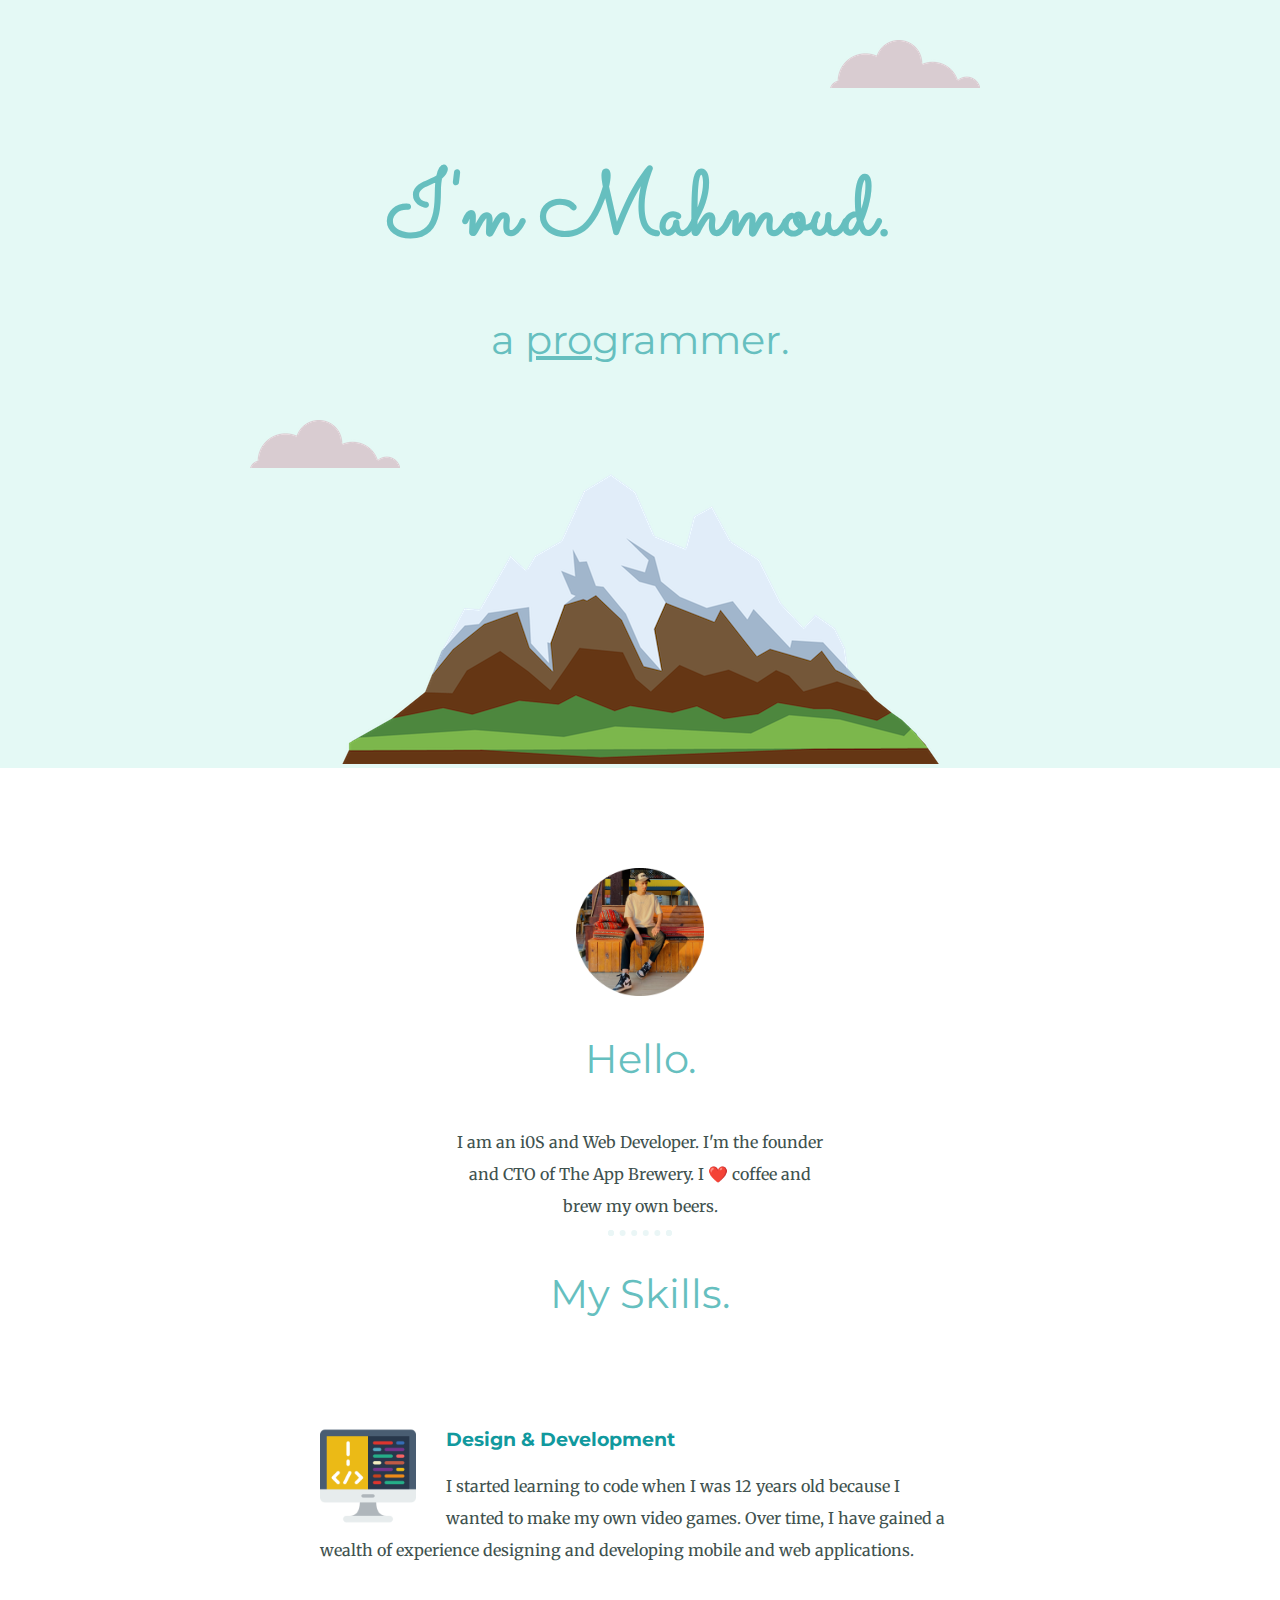
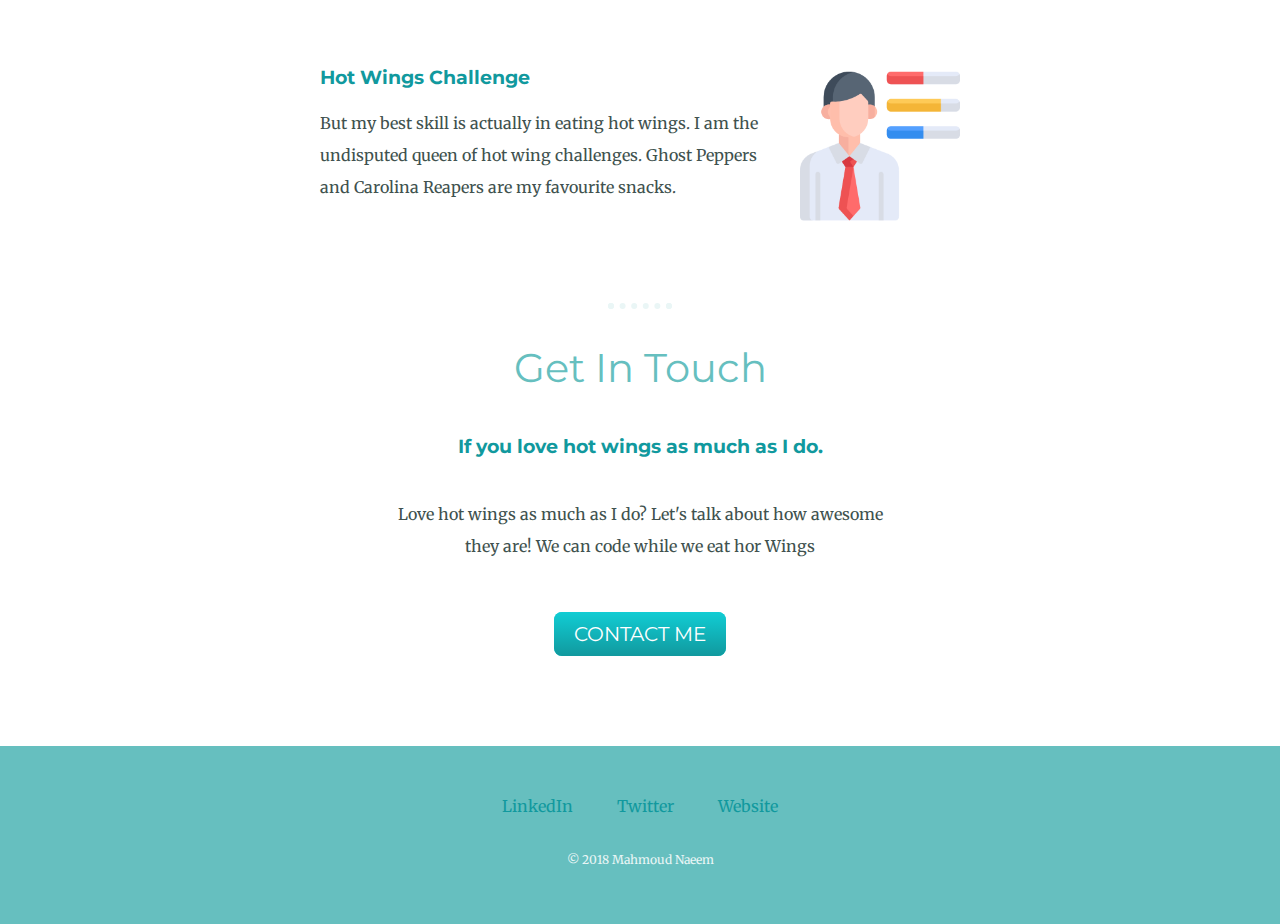
<file: index.html>
<!DOCTYPE html>
<html lang="en">
  <head>
    <meta charset="UTF-8" />
    <meta http-equiv="X-UA-Compatible" content="IE=edge" />
    <meta name="viewport" content="width=device-width, initial-scale=1.0" />
    <title>Mahmoud Naeem</title>
    <link rel="stylesheet" href="css/styles.css" />
    <link rel="icon" href="favicon.ico" />
    <link rel="preconnect" href="https://fonts.googleapis.com" />
    <link rel="preconnect" href="https://fonts.gstatic.com" crossorigin />
    <link
      href="https://fonts.googleapis.com/css2?family=Merriweather&family=Montserrat&family=Sacramento&display=swap"
      rel="stylesheet"
    />
  </head>
  <body>
    <div class="top-container">
      <img class="top-cloud" src="images/cloud.png" alt="cloud-img" />
      <h1>I'm Mahmoud.</h1>
      <h2>a <span class="pro">pro</span>grammer.</h2>
      <img class="bottom-cloud" src="images/cloud.png" alt="cloud-img" />
      <img src="images/mountain.png" alt="mountain-img" />
    </div>
    <!-- 
    <div class="middle-container"></div>

    <div class="bottom-container"></div> -->

    <div class="middle-container">
      <div class="profile">
        <img
          class="mahmoud-img"
          src="images/mahmoud.png"
          alt="Mahmoud profile picture"
        />
        <h2>Hello.</h2>
        <p class="intro">
          I am an i0S and Web Developer. I'm the founder and CTO of The App
          Brewery. I ❤️ coffee and brew my own beers.
        </p>
      </div>
      <hr />
      <div class="skills">
        <h2>My Skills.</h2>
        <div class="skill-row">
          <img class="coding-img" src="images/coding.png" alt="coding-img" />
          <h3>Design & Development</h3>
          <p>
            I started learning to code when I was 12 years old because I wanted
            to make my own video games. Over time, I have gained a wealth of
            experience designing and developing mobile and web applications.
          </p>
        </div>
        <div class="skill-row">
          <img class="skills-img" src="images/skills.png" alt="skills-img" />
          <h3>Hot Wings Challenge</h3>
          <p>
            But my best skill is actually in eating hot wings. I am the
            undisputed queen of hot wing challenges. Ghost Peppers and Carolina
            Reapers are my favourite snacks.
          </p>
        </div>
      </div>
      <hr />
      <div class="contact-me">
        <h2>Get In Touch</h2>
        <h3>If you love hot wings as much as I do.</h3>
        <p class="contact-message">
          Love hot wings as much as I do? Let's talk about how awesome they are! We can code while we eat hor Wings
        </p>
        <a class="btn" href="mailto:ma7moud.naeemm@gmail.com">CONTACT ME</a>
      </div>
    </div>

    <div class="bottom-container">
      <a class="footer-link" href="#">LinkedIn</a>
      <a class="footer-link" href="#">Twitter</a>
      <a class="footer-link" href="#">Website</a>
      <p class="copyright">© 2018 Mahmoud Naeem</p>
    </div>
  </body>
</html>
</file>
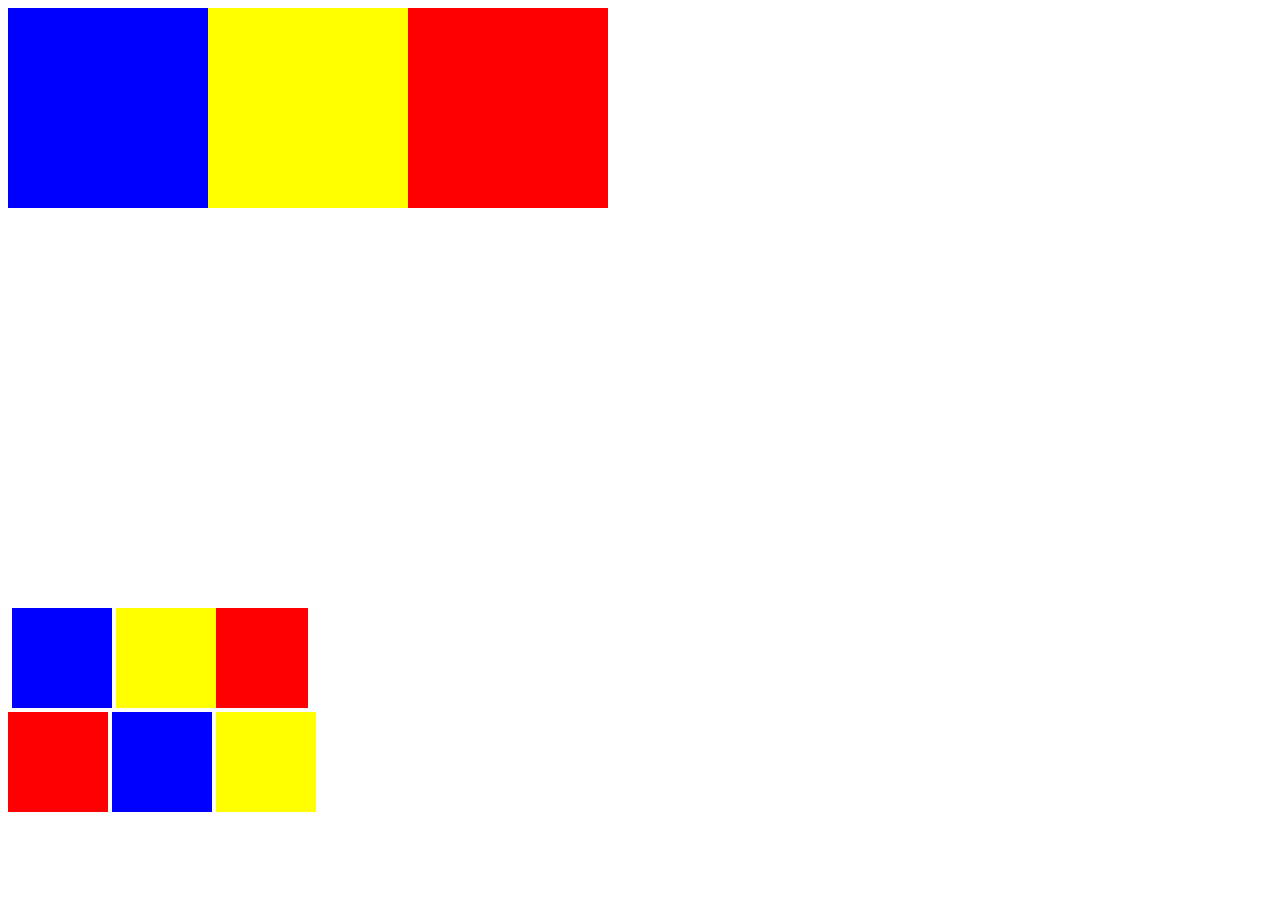
<file: html.html>
<!DOCTYPE html>
<html lang="en">
  <head>
    <meta charset="UTF-8" />
    <meta http-equiv="X-UA-Compatible" content="IE=edge" />
    <meta name="viewport" content="width=device-width, initial-scale=1.0" />
    <title>Document</title>
    <link rel="stylesheet" href="css/css.css" />
  </head>
  <body>
    <div class="div1"></div>
    <div class="div2"></div>
    <div class="div3"></div>


    <div class="div4"></div>
    <div class="div5"></div>
    <div class="div6"></div>
    <br>

    <div class="div7"></div>
    <div class="div8"></div>
    <div class="div9"></div>
  </body>
</html>
</file>
<file: css/styles.css>
body {
  color: #40514e;
  margin: 0;
  text-align: center;
  font-family: 'Merriweather', serif;
}

h1 {
  font-size: 5.625rem;
  margin: 50px auto 0 auto;
  font-family: 'Sacramento', cursive;
  color: #66BFBF;
}

h2 {
  font-family: 'Montserrat', sans-serif;
  font-size: 2.5rem;
  color: #66BFBF;
  font-weight: normal;
  padding-bottom: 10PX;
}

h3 {
  font-family: 'Montserrat', sans-serif;
  color: #11999E;
}

p {
  line-height: 2;
}

hr {
  border: dotted #EAF6F6 6px;
  border-bottom: none;
  width: 4%;
  margin: 100 auto;
}

a {
  color: #11999E;
  margin: 10px 20px;
  text-decoration: none;
}

a:hover {
  color: #EAF6F6;
}


.top-container {
  background-color: #E4F9F5;
  position: relative;
  padding-top: 100px;
}

.middle-container {
  margin: 100px 0;
}

.bottom-container {
  background-color: #66BFBF;
  padding: 50px 0 20px;

}

.skill-row {
  width: 50%;
  margin: 100px auto;
  text-align: left;
}

.pro {
  text-decoration: underline;
}


.intro {
  width: 30%;
  margin: auto;
}


.contact-message {
  width: 40%;
  margin: 40px auto 60px;
}


.copyright {
  color: #EAF6F6;
  font-size: 0.75rem;
  padding: 20px 0;
}


.top-cloud {
  position: absolute;
  right: 300px;
  top: 40px;

}

.bottom-cloud {
  position: absolute;
  left: 250px;
  bottom: 300px;
}


.mahmoud-img {
  width: 10%;
}

.coding-img{
  width: 15%;
  float: left;
  margin-right: 30px;
}

.skills-img {
  width: 25%;
  float: right;
  margin-left: 30px;
}




.btn {
  background: #11cdd4;
  background-image: -webkit-linear-gradient(top, #11cdd4, #11999e);
  background-image: -moz-linear-gradient(top, #11cdd4, #11999e);
  background-image: -ms-linear-gradient(top, #11cdd4, #11999e);
  background-image: -o-linear-gradient(top, #11cdd4, #11999e);
  background-image: linear-gradient(to bottom, #11cdd4, #11999e);
  -webkit-border-radius: 8;
  -moz-border-radius: 8;
  border-radius: 8px;
  font-family: 'Montserrat', sans-serif;
  color: #ffffff;
  font-size: 20px;
  padding: 10px 20px 10px 20px;
  text-decoration: none;
}

.btn:hover {
  background: #3De3cb;
  background-image: -webkit-linear-gradient(top, #3De3cb, #2bc4ad);
  background-image: -moz-linear-gradient(top, #3De3cb, #2bc4ad);
  background-image: -ms-linear-gradient(top, #3De3cb, #2bc4ad);
  background-image: -o-linear-gradient(top, #3De3cb, #2bc4ad);
  background-image: linear-gradient(to bottom, #3De3cb, #2bc4ad);
  text-decoration: none;
}
</file>
<file: css/css.css>
.div1 {
  width: 200px;
  height: 200px;
  background-color: blue;
  
}

.div2 {
  background-color: yellow;
  width: 200px;
  height: 200px;
  position: relative;
  left: 200px;
  bottom: 200px;
}

.div3 {
  background-color: red;
  width: 200px;
  height: 200px;
  position: relative;
  left: 400px;
  bottom: 400px;

}

.div4 {
  background-color: red;
  width: 100px;
  height: 100px;
  display: inline-block;
  position: relative;
  left: 200px;
  
}

.div5 {
  background-color: blue;
  width: 100px;
  height: 100px;
  display: inline-block;
  position: relative;
  right: 100px;
  
}

.div6 {
  background-color: yellow;
  width: 100px;
  height: 100px;
  display: inline-block;
  position: relative;
  right: 100px;
  
}



.div7 {
  background-color: red;
  width: 100px;
  height: 100px;
  display: inline-block;
  position: relative;
  
}

.div8 {
  background-color: blue;
  width: 100px;
  height: 100px;
  display: inline-block;
  
}

.div9 {
  background-color: yellow;
  width: 100px;
  height: 100px;
  display: inline-block;
  
}
</file>
